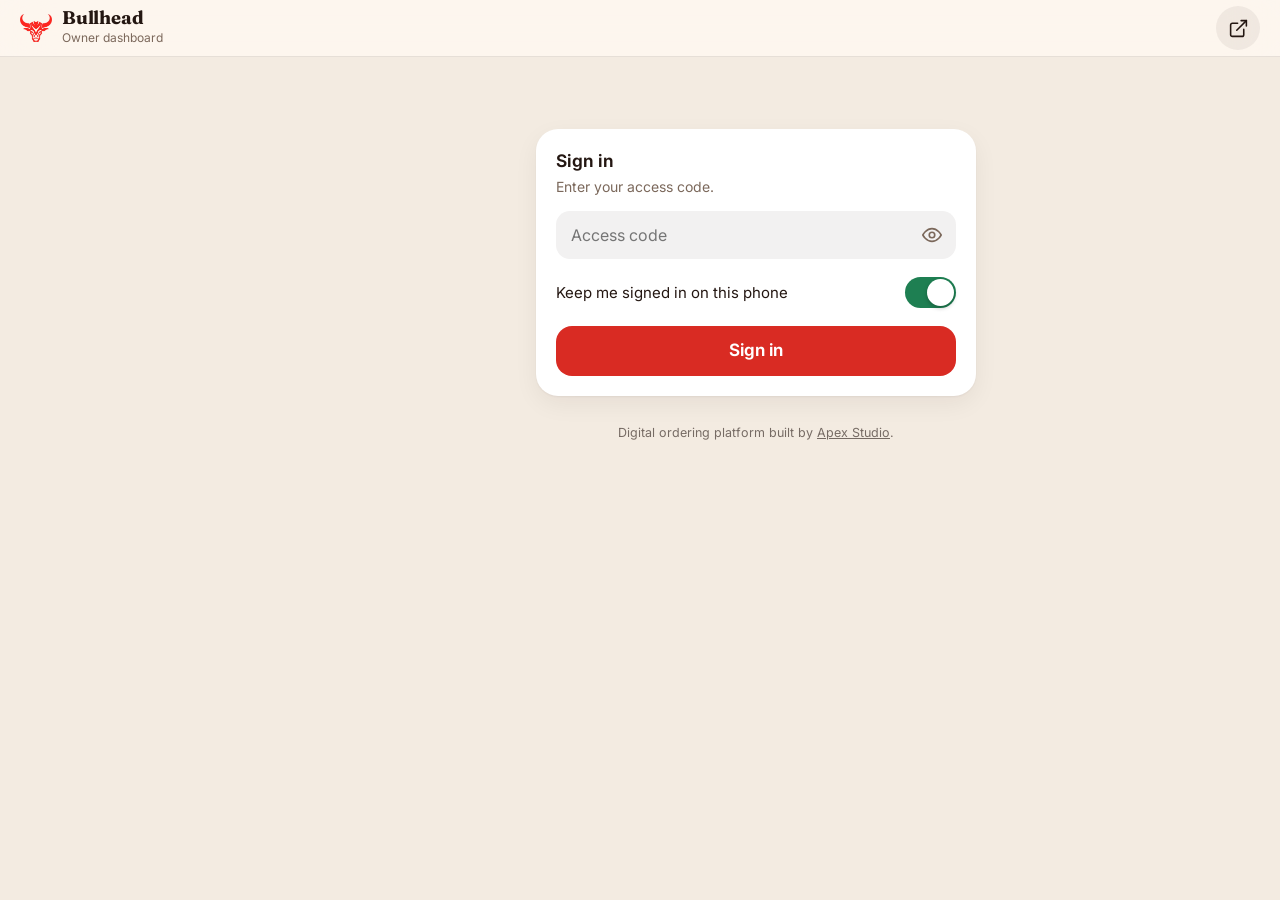
<file: bullhead-site/admin.html>
<!DOCTYPE html>
<html lang="en">
<head>
<meta charset="UTF-8">
<meta name="viewport" content="width=device-width, initial-scale=1.0, viewport-fit=cover">
<meta name="robots" content="noindex, nofollow">
<meta name="theme-color" content="#F3EBE1" media="(prefers-color-scheme: light)">
<meta name="theme-color" content="#241712" media="(prefers-color-scheme: dark)">
<title>Bullhead — Owner Dashboard</title>
<link rel="icon" type="image/png" href="assets/img/logo-mark.png">
<link rel="manifest" href="/admin.webmanifest">
<link rel="apple-touch-icon" href="/assets/img/icon-180.png">
<meta name="apple-mobile-web-app-capable" content="yes">
<meta name="mobile-web-app-capable" content="yes">
<meta name="apple-mobile-web-app-title" content="Bullhead Admin">
<meta name="apple-mobile-web-app-status-bar-style" content="default">
<link rel="preconnect" href="https://fonts.googleapis.com">
<link rel="preconnect" href="https://fonts.gstatic.com" crossorigin>
<link href="https://fonts.googleapis.com/css2?family=Fraunces:opsz,wght@9..144,600;9..144,700&family=Inter:wght@400;500;600;700&display=swap" rel="stylesheet">
<style>
:root{color-scheme:light dark;--bg:#F3EBE1;--card:#fff;--fill:rgba(36,23,18,.06);--track:rgba(120,100,90,.3);--txt:#241712;--mute:#7b685b;--line:rgba(36,23,18,.1);--acc:#D92B23;--grn:#1E7F52;--grn-on:#fff;--amb:#A5621F;--glass:rgba(255,250,244,.74);--sh:0 1px 2px rgba(36,23,18,.05),0 8px 24px rgba(36,23,18,.06);--sel:rgba(217,43,35,.09);--seg:#fff;--accT:#D92B23;--ease:cubic-bezier(.32,.72,0,1);--ui:-apple-system,BlinkMacSystemFont,"SF Pro Text",Inter,system-ui,sans-serif}
@media(prefers-color-scheme:dark){:root{--bg:#241712;--card:#2f1f18;--fill:rgba(247,239,230,.08);--track:rgba(247,239,230,.2);--txt:#F7EFE6;--mute:#b9a99a;--line:rgba(247,239,230,.12);--grn:#6FCF97;--grn-on:#06210f;--amb:#E0A15C;--glass:rgba(36,23,18,.72);--sh:none;--sel:rgba(255,110,95,.16);--seg:rgba(247,239,230,.16);--accT:#FF8577}}
*{box-sizing:border-box;-webkit-tap-highlight-color:transparent}
html{background:var(--bg)}
body{margin:0;font:16px/1.4 var(--ui);color:var(--txt);background:var(--bg);-webkit-font-smoothing:antialiased}
[hidden]{display:none!important}
button{font:inherit;color:inherit;cursor:pointer}
button:active:not(:disabled){transform:scale(.97)}
:focus-visible{outline:2px solid var(--acc);outline-offset:2px}

/* header */
header{position:sticky;top:0;z-index:30;padding-top:env(safe-area-inset-top);background:var(--glass);-webkit-backdrop-filter:blur(24px) saturate(180%);backdrop-filter:blur(24px) saturate(180%);border-bottom:1px solid var(--line)}
.hin{display:flex;align-items:center;gap:10px;height:56px;padding:0 20px}
header img{width:32px;height:auto}
.bn{margin:0;font:700 1.15rem/1 'Fraunces',serif;letter-spacing:-.01em}
header small{display:block;color:var(--mute);font-size:12px;margin-top:2px}
.ht{flex:1;min-width:0}.bn,header small{white-space:nowrap;overflow:hidden;text-overflow:ellipsis}
.hin{gap:6px}.hin img{margin-right:4px}
.bell,.hb{flex:none;width:44px;height:44px;display:grid;place-items:center;padding:0;border:0;border-radius:99px;background:var(--fill);color:var(--txt);font-size:1.1rem;line-height:1;text-decoration:none}
.hb svg{width:21px;height:21px;fill:none;stroke:currentColor;stroke-width:1.8;stroke-linecap:round;stroke-linejoin:round}
.bell.on{background:var(--acc)}
.bell:disabled{opacity:.5}
@media(max-width:400px){.hin{padding:0 12px;gap:4px}.bell,.hb{width:40px;height:40px}}

.wrap{padding:0 20px calc(120px + env(safe-area-inset-bottom))}
select option,select optgroup{background:var(--card);color:var(--txt)}
.credit{margin:28px 0 0;font-size:12.5px;text-align:center;opacity:.6}.credit a{color:inherit;text-decoration:underline}
body:has(.bar:not([hidden])) .wrap{padding-bottom:calc(200px + env(safe-area-inset-bottom))}
html{scroll-padding-bottom:210px}
#app,#gate{max-width:920px;margin:0 auto}
#lt{font:700 2.1rem/1.1 'Fraunces',serif;letter-spacing:-.02em;margin:22px 0 16px}
.sec{font-size:13px;font-weight:600;color:var(--mute);margin:22px 4px 8px}
.sub{color:var(--mute);font-size:14px;margin:0 0 14px}
.empty{color:var(--mute);font-size:15px;padding:28px 12px;text-align:center;grid-column:1/-1}
.card{background:var(--card);border-radius:22px;padding:20px;margin-bottom:16px;box-shadow:var(--sh)}
@media(prefers-color-scheme:dark){.card{border:1px solid var(--line)}}
h2{font-size:1.08rem;font-weight:650;margin:0 0 4px}

/* sign in */
#gate{margin-top:8vh;max-width:440px}
#gate .btn{margin-top:18px}

/* forms */
label.l{display:block;font-size:13px;font-weight:600;color:var(--mute);margin:20px 0 8px}
input[type=text],input[type=password],input[type=number],textarea,select{width:100%;min-height:48px;padding:12px 14px;font:inherit;font-size:16px;color:var(--txt);background:var(--fill);border:1px solid transparent;border-radius:14px}
textarea{min-height:84px;resize:vertical}
.pw{position:relative}.pw input{padding-right:52px}
.pw input::-ms-reveal,.pw input::-ms-clear{display:none}.pw input::-webkit-credentials-auto-fill-button{visibility:hidden;display:none!important;pointer-events:none;position:absolute;right:0}
.pw .eye{position:absolute;right:2px;top:2px;width:44px;height:44px;display:grid;place-items:center;padding:0;color:var(--mute);background:none;border:0}
.pw .eye svg{width:22px;height:22px}.pw .eye .off{display:none}
.pw .eye[aria-pressed=true] .on{display:none}.pw .eye[aria-pressed=true] .off{display:block}
.row{display:flex;gap:8px;flex-wrap:wrap}
.chip{min-height:40px;padding:0 16px;font-size:15px;font-weight:500;background:var(--fill);border:0;border-radius:99px}
.chip.on{background:var(--sel);color:var(--txt);font-weight:600;box-shadow:inset 0 0 0 1.5px var(--acc)}
#brView{display:flex;flex-wrap:nowrap;gap:2px;padding:3px;background:var(--fill);border-radius:14px}
#brView .chip{flex:1;min-height:38px;padding:0 8px;border-radius:11px;background:none;color:var(--mute);font-size:14px;white-space:nowrap}
#brView .chip.on{background:var(--seg);color:var(--txt);font-weight:600;box-shadow:0 1px 4px rgba(0,0,0,.18)}
.btn{width:100%;min-height:50px;padding:0 18px;font-size:17px;font-weight:650;color:#fff;background:var(--acc);border:0;border-radius:16px}
.btn:disabled{opacity:.45}
.btn.ghost{background:var(--fill);color:var(--txt)}
.link{background:none;border:0;color:var(--accT);font-size:14px;font-weight:600;padding:10px 0;min-height:44px}
.meta{display:flex;justify-content:space-between;align-items:center;margin-top:4px;font-size:13px;color:var(--mute)}
.switch{display:flex;align-items:center;gap:12px;margin-top:18px;font-size:15px;cursor:pointer}
.switch span{flex:1}.switch small{display:block;color:var(--mute);font-size:13px}
.switch input{-webkit-appearance:none;appearance:none;flex:none;order:2;width:51px;height:31px;margin:0;border-radius:99px;background:var(--track);position:relative;transition:background .25s}
.switch input::after{content:'';position:absolute;top:2px;left:2px;width:27px;height:27px;border-radius:50%;background:#fff;box-shadow:0 2px 4px rgba(0,0,0,.25);transition:transform .3s var(--ease)}
.switch input:checked{background:var(--grn)}.switch input:checked::after{transform:translateX(20px)}
.seg{display:inline-flex;padding:2px;background:var(--fill);border-radius:99px}
.seg button{background:none;border:0;color:var(--mute);min-height:32px;padding:0 14px;font-size:13px;font-weight:600;border-radius:99px}
.seg button.on{background:var(--seg);color:var(--txt);box-shadow:0 1px 3px rgba(0,0,0,.18)}
.pv{--a:#b45309;--b:#e08a1a;display:flex;align-items:center;gap:10px;padding:11px 14px;border-radius:14px;background:linear-gradient(90deg,var(--a),var(--b));color:#fff;font-size:14px;font-weight:600;overflow:hidden}
.pv .pill{flex:none;font-size:11px;font-weight:700;background:rgba(0,0,0,.28);padding:3px 9px;border-radius:99px}
.pv .t{flex:1;min-width:0;white-space:nowrap;overflow:hidden;text-overflow:ellipsis}
.pv .c{flex:none;background:#fff;color:#14532d;font-size:12px;font-weight:700;padding:4px 11px;border-radius:99px}

/* stats */
.stats{display:grid;grid-template-columns:repeat(2,1fr);gap:12px;margin-bottom:16px}
.stat{background:var(--card);border-radius:20px;padding:16px 18px;box-shadow:var(--sh)}
@media(prefers-color-scheme:dark){.stat{border:1px solid var(--line)}}
.stat.hot{grid-column:1/-1;order:-1}
.stat b{display:block;font:700 1.9rem/1 'Fraunces',serif;letter-spacing:-.02em}
.stat.hot b{font-size:2.6rem;color:var(--grn)}
.stat span{display:block;margin-top:6px;font-size:13px;color:var(--mute)}
.bar-row{margin:14px 0;font-size:15px}
.bar-row .t{display:flex;justify-content:space-between;gap:10px;margin-bottom:6px}
.bar-row .b{height:8px;border-radius:99px;background:var(--fill);overflow:hidden}
.bar-row .b i{display:block;height:100%;background:var(--acc);border-radius:99px}

/* orders */
#ordActive,#ordDone{display:grid;gap:12px}
.order{position:relative;overflow:hidden;background:var(--card);border-radius:20px;padding:16px 16px 14px 22px;box-shadow:var(--sh)}
@media(prefers-color-scheme:dark){.order{border:1px solid var(--line)}}
.order::before{content:'';position:absolute;left:0;top:0;bottom:0;width:6px;background:var(--track)}
.order.new::before{background:var(--acc)}.order.unconfirmed::before{background:var(--amb)}
.order.preparing::before{background:#C77E3F}.order.ready::before{background:var(--grn)}
.order.cancelled{opacity:.55}
.order .top{display:flex;justify-content:space-between;gap:10px;align-items:flex-start}
.order .tag.br{font-weight:800;color:#1a1008}.order .tag.br-one{background:#e0a458}.order .tag.br-two{background:#8fc5a0}
.order .tag{display:inline-block;font-size:12px;font-weight:600;padding:3px 10px;border-radius:99px;background:var(--fill);margin:0 6px 0 0}
.order .tag.way{background:var(--grn);color:var(--grn-on)}
.order .tag.unc{background:var(--amb);color:#fff}
.order .who{display:block;margin-top:8px;font-size:1.1rem;font-weight:650}
.order ul{margin:12px 0;padding-left:20px;font-size:16px}
.order li{padding:1px 0}
.order .note{font-size:14px;color:var(--amb);margin:8px 0}
.order .stale{font-size:14px;font-weight:600;color:var(--amb);margin-top:8px}
.order .reach{display:flex;flex-wrap:wrap;gap:8px;margin:12px 0 0}
.order .reach a{text-decoration:none}
.order .foot{display:flex;justify-content:space-between;align-items:center;gap:12px;margin-top:14px;flex-wrap:wrap}
.order .foot b{font:700 1.15rem 'Fraunces',serif}
.order .foot>div{flex:1;justify-content:flex-end}
.mini{display:inline-flex;align-items:center;justify-content:center;min-height:44px;padding:0 16px;font-size:14px;font-weight:600;color:var(--txt);background:var(--fill);border:0;border-radius:99px;text-decoration:none}
.mini.wa{background:#25D366;color:#06210f}
.go{min-height:44px;padding:0 22px;font-size:15px;font-weight:650;color:#fff;background:var(--acc);border:0;border-radius:99px}
.go.ready{background:var(--grn);color:var(--grn-on)}
.order.unconfirmed .go{background:#C77E3F;color:#241712}

/* updates + menu */
.item{display:flex;gap:12px;padding:14px 0;border-top:1px solid var(--line)}
.item:first-of-type{border-top:0;padding-top:4px}
.item .dot{width:10px;height:10px;border-radius:50%;margin-top:7px;flex:none}
.item .body{flex:1;min-width:0}
.item p{margin:0 0 4px;font-size:16px}
.item small{color:var(--mute);font-size:13px}
.item .acts{display:flex;flex-direction:column;gap:6px}
.mcat{font-size:13px;font-weight:600;color:var(--mute);margin:24px 0 4px}
.mrow{display:grid;grid-template-columns:1fr 100px 150px;gap:8px;align-items:center;padding:10px 0;border-top:1px solid var(--line)}
.mrow .nm{font-size:16px;line-height:1.3}.mrow .nm.sold{opacity:.55;text-decoration:line-through}
.mrow input,.mrow select{min-height:44px;padding:8px 10px;font-size:16px}
.mrow .star{width:44px;height:44px}
@media (max-width:480px){.mrow{grid-template-columns:96px 1fr}.mrow .nm{grid-column:1/-1}}
.star{width:40px;height:40px;background:none;border:0;font-size:1.3rem;color:var(--track);vertical-align:middle}
.star.on{color:#F2A33A}
.dirty-pill{display:inline-block;margin-left:8px;padding:2px 10px;border-radius:99px;background:#F2A33A;color:#2a1200;font-size:12px;font-weight:700;vertical-align:middle}
.chg{padding:12px 0;border-top:1px solid var(--line);font-size:15px}.chg:first-of-type{border-top:0}
.chg b{display:block;margin-bottom:3px}.chg .a{color:var(--mute);text-decoration:line-through}.chg .z{color:var(--grn);font-weight:600}
.signed{display:flex;align-items:center;justify-content:center;gap:8px;margin:28px 0 0;font-size:13px;color:var(--mute)}
.signed i{width:8px;height:8px;border-radius:50%;background:var(--grn)}
.signed .link{padding:0;min-height:44px}

/* floating tab bar (phone) / sidebar (desktop) */
.tabs{position:fixed;z-index:40;left:50%;transform:translateX(-50%);bottom:calc(10px + env(safe-area-inset-bottom));width:min(420px,calc(100% - 24px));display:grid;grid-template-columns:repeat(6,1fr);padding:6px;border-radius:28px;background:var(--glass);-webkit-backdrop-filter:blur(24px) saturate(180%);backdrop-filter:blur(24px) saturate(180%);border:1px solid var(--line);box-shadow:0 10px 40px rgba(0,0,0,.18)}
.tabs button,.tabs a{position:relative;text-decoration:none;display:flex;flex-direction:column;align-items:center;justify-content:center;gap:2px;min-height:54px;padding:6px 0;border:0;border-radius:22px;background:none;color:var(--mute);font-size:11px;font-weight:600;transition:background .2s,color .2s}
.tabs svg{width:24px;height:24px;fill:none;stroke:currentColor;stroke-width:1.8;stroke-linecap:round;stroke-linejoin:round}
.tabs button.on{color:var(--accT);background:var(--fill)}
.tabs .n{position:absolute;top:3px;left:calc(50% + 6px);min-width:18px;height:18px;padding:0 5px;border-radius:99px;background:var(--acc);color:#fff;font-size:11px;font-weight:700;line-height:18px;text-align:center}
.bar{position:fixed;z-index:35;left:0;right:0;bottom:calc(88px + env(safe-area-inset-bottom));padding:0 12px;pointer-events:none}
.bar>div{max-width:420px;margin:0 auto;padding:8px;border-radius:24px;pointer-events:auto;background:var(--glass);-webkit-backdrop-filter:blur(24px) saturate(180%);backdrop-filter:blur(24px) saturate(180%);border:1px solid var(--line);box-shadow:0 10px 40px rgba(0,0,0,.18)}

/* sheets + toast */
.modal{position:fixed;inset:0;z-index:60;display:flex;align-items:flex-end;justify-content:center;background:rgba(20,12,8,.45);-webkit-backdrop-filter:blur(8px);backdrop-filter:blur(8px)}
.sheet{width:100%;max-width:520px;max-height:88vh;overflow:auto;background:var(--card);border-radius:28px 28px 0 0;padding:10px 20px calc(20px + env(safe-area-inset-bottom));animation:up .4s var(--ease)}
.sheet::before{content:'';display:block;width:36px;height:5px;margin:0 auto 16px;border-radius:9px;background:var(--track)}
@keyframes up{from{transform:translateY(48px);opacity:0}}
#toast{position:fixed;z-index:80;left:50%;top:calc(64px + env(safe-area-inset-top));transform:translate(-50%,-14px) scale(.96);opacity:0;pointer-events:none;max-width:calc(100% - 32px);padding:12px 20px;border-radius:99px;background:var(--txt);color:var(--bg);font-size:15px;font-weight:600;text-align:center;transition:opacity .3s,transform .4s var(--ease)}
#toast.show{opacity:1;transform:translate(-50%,0)}
#toast.err{background:#B3261E;color:#fff}

/* orders toolbar */
.osr{margin-top:12px}.osr input{background:var(--fill)}
.fl{display:flex;gap:8px;overflow-x:auto;margin:12px -20px 0;padding:0 20px 2px;scrollbar-width:none}.fl::-webkit-scrollbar{display:none}
.fl .chip{flex:none;min-height:38px;padding:0 14px;font-size:14px}.fl .chip b{font-weight:700;margin-left:6px;color:var(--mute)}.fl .chip.on b{color:var(--accT)}
.ohd{display:flex;align-items:baseline;justify-content:space-between;gap:10px}.ohd .link{padding:0;min-height:36px;font-size:13px;font-weight:500;color:var(--mute)}
.more{margin-top:12px}
/* settings + dialogs */
.sheet{overscroll-behavior:contain}
.sh{display:flex;align-items:center;justify-content:space-between;margin-bottom:2px}.sh h2{font:700 1.6rem/1.2 'Fraunces',serif;margin:0}.sh .link{font-size:17px;font-weight:650;padding:0 4px}
.gl{font-size:13px;font-weight:600;color:var(--mute);margin:22px 4px 8px}
.grp{background:var(--fill);border-radius:16px;overflow:hidden}.grp>:first-child{border-top:0!important}
.lrow{display:flex;align-items:center;gap:12px;width:100%;min-height:52px;padding:6px 16px;font-size:16px;text-align:left;color:var(--txt);background:none;border:0;border-top:1px solid var(--line);text-decoration:none}
.lrow>span{flex:1;min-width:0}.lrow small{display:block;color:var(--mute);font-size:13px}.lrow i{font-style:normal;color:var(--mute);font-size:22px;line-height:1}
.lrow.danger{color:var(--accT);font-weight:600}.lrow:disabled{opacity:.45}
.lrow select{width:auto;max-width:52%;min-height:38px;padding:4px 10px;background:var(--card);font-size:16px}
.fld{padding:0 16px 16px;border-top:1px solid var(--line)}
.gnote{font-size:13px;color:var(--mute);margin:8px 6px 0}
.btn.danger{background:#B3261E}
.dlg{max-width:400px;margin:0 12px calc(12px + env(safe-area-inset-bottom));border-radius:28px;padding-top:24px;text-align:center}.dlg::before{display:none}
.ch{display:flex;justify-content:space-between;align-items:flex-start;gap:12px}.ch .mini{flex:none;min-height:36px}
@media(max-width:560px){.mrow{grid-template-columns:100px 1fr}.mrow .nm{grid-column:1/-1}.stat.hot b{font-size:2.3rem}}
@media(min-width:760px){#ordActive,#ordDone{grid-template-columns:repeat(2,minmax(0,1fr))}.modal{align-items:center}.sheet{border-radius:28px}}
@media(min-width:960px){
  .wrap{padding-left:264px;padding-right:32px}#app,#gate{margin-left:0}#gate{margin:8vh auto 0}
  .tabs{left:0;transform:none;top:calc(76px + env(safe-area-inset-top));bottom:auto;width:232px;grid-template-columns:1fr;padding:0 16px;gap:4px;background:none;border:0;box-shadow:none;-webkit-backdrop-filter:none;backdrop-filter:none}
  .tabs button,.tabs a{flex-direction:row;justify-content:flex-start;gap:12px;min-height:46px;padding:0 14px;font-size:15px;border-radius:14px}
  .tabs .n{position:static;margin-left:auto}
  .bar{bottom:24px;left:232px}
}
/* wide desktop (1280px and up): use the full width instead of a single 920px column */
@media(min-width:1280px){
  #app{max-width:1480px}
  /* Updates: write on the left, stats and what is live on the right */
  [data-tab="updates"]:not([hidden]){display:grid;grid-template-columns:minmax(0,1.1fr) minmax(0,1fr);column-gap:24px;grid-template-rows:auto auto 1fr;align-items:start}
  [data-tab="updates"]>.stats{grid-column:2;grid-row:1}
  [data-tab="updates"]>section:nth-of-type(1){grid-column:1;grid-row:1/span 3}
  [data-tab="updates"]>section:nth-of-type(2){grid-column:2;grid-row:2}
  [data-tab="updates"]>section:nth-of-type(3){grid-column:2;grid-row:3}
  /* Orders: the controls stay compact, the order cards fill the width */
  [data-tab="orders"]>#brView,[data-tab="orders"]>.stats,[data-tab="orders"]>.osr{max-width:920px}
  #ordActive,#ordDone{grid-template-columns:repeat(auto-fill,minmax(410px,1fr))}
  /* Menu: categories flow down two columns */
  #mList{column-count:2;column-gap:40px}
  #mList .mgroup{break-inside:avoid}
  #mList .mcat{margin-top:0;padding-top:24px}
  /* Insights: stat row across the top, then two columns of cards */
  [data-tab="insights"]:not([hidden]){display:grid;grid-template-columns:minmax(0,1fr) minmax(0,1fr);column-gap:24px;grid-template-rows:auto auto 1fr;align-items:start}
  [data-tab="insights"]>.stats{grid-column:1/-1;grid-template-columns:2fr 1fr 1fr}
  [data-tab="insights"]>.stats .stat.hot{grid-column:auto}
  [data-tab="insights"]>section:nth-of-type(1){grid-column:1;grid-row:2}
  [data-tab="insights"]>section:nth-of-type(2){grid-column:2;grid-row:2/span 2}
  [data-tab="insights"]>section:nth-of-type(3){grid-column:1;grid-row:3}
}
@media(prefers-reduced-motion:reduce){*,*::before,*::after{transition-duration:.001ms!important;animation-duration:.001ms!important}}
</style>
</head>
<body>
<header><div class="hin">
  <img src="assets/img/logo-mark.png" alt="">
  <div class="ht"><p class="bn">Bullhead</p><small>Owner dashboard</small></div>
  <button class="hb" id="installBtn" type="button" hidden title="Install app" aria-label="Install app"><svg viewBox="0 0 24 24" aria-hidden="true"><path d="M12 3v12"/><path d="m7 11 5 5 5-5"/><path d="M5 20h14"/></svg></button>
  <button class="bell" id="alertsBtn" type="button" hidden title="Order alerts" aria-label="Order alerts">🔕</button>
  <a class="hb" href="https://bullheadhotels.co.ke/" target="_blank" rel="noopener" title="View site" aria-label="View site"><svg viewBox="0 0 24 24" aria-hidden="true"><path d="M15 3h6v6"/><path d="M10 14 21 3"/><path d="M18 13v6a2 2 0 0 1-2 2H5a2 2 0 0 1-2-2V8a2 2 0 0 1 2-2h6"/></svg></a>
  <button class="hb" id="setBtn" type="button" hidden title="Settings" aria-label="Settings"><svg viewBox="0 0 24 24" aria-hidden="true"><path d="M12.22 2h-.44a2 2 0 0 0-2 2v.18a2 2 0 0 1-1 1.73l-.43.25a2 2 0 0 1-2 0l-.15-.08a2 2 0 0 0-2.73.73l-.22.38a2 2 0 0 0 .73 2.73l.15.1a2 2 0 0 1 1 1.72v.51a2 2 0 0 1-1 1.74l-.15.09a2 2 0 0 0-.73 2.73l.22.38a2 2 0 0 0 2.73.73l.15-.08a2 2 0 0 1 2 0l.43.25a2 2 0 0 1 1 1.73V20a2 2 0 0 0 2 2h.44a2 2 0 0 0 2-2v-.18a2 2 0 0 1 1-1.73l.43-.25a2 2 0 0 1 2 0l.15.08a2 2 0 0 0 2.73-.73l.22-.39a2 2 0 0 0-.73-2.73l-.15-.08a2 2 0 0 1-1-1.74v-.5a2 2 0 0 1 1-1.74l.15-.09a2 2 0 0 0 .73-2.73l-.22-.38a2 2 0 0 0-2.73-.73l-.15.08a2 2 0 0 1-2 0l-.43-.25a2 2 0 0 1-1-1.73V4a2 2 0 0 0-2-2z"/><circle cx="12" cy="12" r="3"/></svg></button>
</div></header>

<div class="wrap">
  <section class="card" id="gate">
    <h2>Sign in</h2>
    <p class="sub">Enter your access code.</p>
    <div class="pw">
      <input id="token" type="password" placeholder="Access code" aria-label="Access code" autocomplete="current-password" autocapitalize="off" spellcheck="false">
      <button class="eye" id="eye" type="button" aria-label="Show access code" aria-pressed="false">
        <svg class="on" viewBox="0 0 24 24" fill="none" stroke="currentColor" stroke-width="1.8" stroke-linecap="round" stroke-linejoin="round" aria-hidden="true"><path d="M2 12s3.6-7 10-7 10 7 10 7-3.6 7-10 7S2 12 2 12z"/><circle cx="12" cy="12" r="3"/></svg>
        <svg class="off" viewBox="0 0 24 24" fill="none" stroke="currentColor" stroke-width="1.8" stroke-linecap="round" stroke-linejoin="round" aria-hidden="true"><path d="M3 3l18 18M10.6 5.1A10.9 10.9 0 0 1 12 5c6.4 0 10 7 10 7a17 17 0 0 1-3.2 4M6.6 6.6C3.7 8.4 2 12 2 12s3.6 7 10 7c1.7 0 3.2-.4 4.5-1M9.9 9.9a3 3 0 0 0 4.2 4.2"/></svg>
      </button>
    </div>
    <label class="switch"><span>Keep me signed in on this phone</span><input type="checkbox" id="remember" checked></label>
    <button class="btn" id="loginBtn">Sign in</button>
  </section>

  <main id="app" hidden>
    <h1 id="lt">Orders</h1>

    <nav class="tabs" id="tabs" aria-label="Sections">
      <button type="button" data-t="orders"><svg viewBox="0 0 24 24" aria-hidden="true"><path d="M6 3h12v18l-3-2-3 2-3-2-3 2z"/><path d="M9 8h6M9 12h6"/></svg>Orders<span class="n" id="newN" hidden>0</span></button>
      <button type="button" data-t="updates"><svg viewBox="0 0 24 24" aria-hidden="true"><path d="M3 11v2a1 1 0 0 0 1 1h2l5 4V6L6 10H4a1 1 0 0 0-1 1z"/><path d="M15 9a4 4 0 0 1 0 6M18 6.5a8 8 0 0 1 0 11"/></svg>Updates</button>
      <button type="button" data-t="menu"><svg viewBox="0 0 24 24" aria-hidden="true"><path d="M7 3v8M5 3v5a2 2 0 0 0 4 0V3M7 11v10M17 21V3c-2 1.5-3 4-3 7v3h3"/></svg>Menu</button>
      <button type="button" data-t="insights"><svg viewBox="0 0 24 24" aria-hidden="true"><path d="M4 20V10M10 20V4M16 20v-7M22 20H2"/></svg>Insights</button>
      <a class="tl" id="tabTools" href="/tools"><svg viewBox="0 0 24 24" aria-hidden="true"><path d="M14.7 6.3a4 4 0 0 0-5.4 5.4L3 18v3h3l6.3-6.3a4 4 0 0 0 5.4-5.4l-2.5 2.5-2.4-.6-.6-2.4z"/></svg>Tools</a>
      <a class="tl" id="tabQr" href="/qr"><svg viewBox="0 0 24 24" aria-hidden="true"><path d="M4 4h6v6H4zM14 4h6v6h-6zM4 14h6v6H4zM14 14h2v2h-2zM18 14h2v2h-2zM14 18h2v2h-2zM18 18h2v2h-2z"/></svg>QR</a>
    </nav>

    <div data-tab="orders">
      <div class="row" id="brView" role="group" aria-label="Show orders for"></div>
      <div class="stats" style="margin:14px 0 0"><div class="stat"><b id="oToday">0</b><span>orders today</span></div><div class="stat"><b id="oSales">0</b><span>KES sales today</span></div></div>
      <div class="osr"><input type="text" id="oSearch" inputmode="search" enterkeyhint="search" placeholder="Search name, #code, phone or dish" aria-label="Search orders" autocomplete="off"></div>
      <div class="fl" id="oFilter" role="group" aria-label="Filter orders"></div>
      <div class="ohd"><h2 class="sec">Incoming</h2><button class="link" id="oUpd" type="button">Updating…</button></div>
      <div id="ordActive"><p class="empty">Loading…</p></div>
      <h2 class="sec" id="doneH">Done</h2>
      <div id="ordDone"></div>
      <button class="btn ghost more" id="doneMore" type="button" hidden></button>
    </div>

    <div data-tab="menu" hidden>
      <section class="card">
        <label class="l" style="margin-top:0">Editing the board for</label>
        <div class="row" id="mscope"></div>
        <p class="sub" style="margin:10px 0 16px">All sites saves this board to every site (it replaces each site's own board). Main site, Branch 1 or Branch 2 changes only that one. Nothing goes live until you review and save. Tap ★ to make an item today's special.</p>
        <div style="display:flex;gap:8px"><input type="text" id="mSearch" placeholder="Search the menu" aria-label="Search the menu"><button class="btn" id="addItemBtn" type="button" style="width:auto;white-space:nowrap;font-size:16px">Add item</button></div>
        <div id="mList" style="margin-top:6px"></div>
      </section>
    </div>

    <div data-tab="insights" hidden>
      <div class="stats">
        <div class="stat"><b id="iOrders">0</b><span>confirmed orders · 7 days</span></div>
        <div class="stat hot"><b id="iSales">0</b><span>KES from completed orders · 7 days</span></div>
        <div class="stat"><b id="iWay">0</b><span>“On my way” orders</span></div>
      </div>
      <section class="card"><h2>By counter</h2><div id="iBranch"><p class="empty">No orders yet.</p></div></section>
      <section class="card"><h2>Most ordered this week</h2><div id="iTop"><p class="empty">No orders yet.</p></div></section>
      <section class="card"><h2>Busiest time</h2><div id="iHours"><p class="empty">No orders yet.</p></div><p class="sub" style="margin:12px 0 0">Based on website orders, Nairobi time.</p></section>
    </div>

    <div data-tab="updates" hidden>
      <div class="stats">
        <div class="stat"><b id="sLive">0</b><span>live now</span></div>
        <div class="stat hot"><b id="sTaps7">0</b><span>WhatsApp taps · 7 days</span></div>
        <div class="stat"><b id="sTapsAll">0</b><span>taps · all time</span></div>
      </div>
      <section class="card">
        <h2>New update</h2>
        <p class="sub">Appears on every page of the site within about 30 seconds.</p>
        <label class="l">Start from a template</label><div class="row" id="tpls"></div>
        <label class="l" for="text">Message</label>
        <textarea id="text" maxlength="140" placeholder="e.g. Fresh tilapia in today"></textarea>
        <div class="meta"><span>Short and clear works best</span><span id="charCount">0 / 140</span></div>
        <label class="l" for="textSw">Swahili version, shown when a visitor taps SW. Empty shows English</label>
        <textarea id="textSw" maxlength="140" placeholder="Toleo la Kiswahili…"></textarea>
        <div class="meta"><button class="link" id="trBtn" type="button">🌍 Draft it for me</button><span id="charSw">0 / 140</span></div>
        <label class="l">Type</label><div class="row" id="types"></div>
        <label class="l">Stay live for</label><div class="row" id="durs"></div>
        <label class="l">Show on</label><div class="row" id="ubr"></div>
        <label class="switch"><span>“Order on WhatsApp” button<small>Turns readers into orders</small></span><input type="checkbox" id="cta" checked></label>
        <label class="l" style="display:flex;justify-content:space-between;align-items:center">Preview
          <span class="seg" id="pvLang"><button type="button" data-l="en" class="on">EN</button><button type="button" data-l="sw">SW</button></span></label>
        <div class="pv" id="pv"><span class="pill" id="pvPill">Special</span><span class="t" id="pvText">Your message appears here…</span><span class="c" id="pvCta">Order on WhatsApp</span></div>
      </section>
      <section class="card"><h2>Live now</h2><div id="list"><p class="empty">Loading…</p></div></section>
      <section class="card"><div class="ch"><div><h2>Past updates</h2><p class="sub" style="margin:0">Tap Repost to bring one back.</p></div><button class="mini" id="clearPast" type="button" hidden>Clear all</button></div><div id="past" style="margin-top:10px"></div></section>
    </div>

    <div class="signed"><i></i> Signed in <button class="link" id="logout">Sign out</button></div>
  </main>
  <p class="credit">Digital ordering platform built by <a href="https://wa.me/254789077483?text=Hi%20Apex%20Studio%2C%20I%27m%20using%20the%20Bullhead%20dashboard%20and%20need%20help." target="_blank" rel="noopener">Apex Studio</a>.</p>
</div>

<div class="bar" id="menuBar" hidden><div style="display:flex;gap:8px"><button class="btn ghost" id="mDiscard" type="button" style="flex:1">Discard</button><button class="btn" id="mReview" type="button" style="flex:2">Review &amp; save</button></div></div>
<div class="bar" id="postBar" hidden><div><button class="btn" id="postBtn" type="button">Post to website</button></div></div>
<div class="modal" id="addModal" hidden><div class="sheet"><h2>Add a menu item</h2><p class="sub">It appears on the public menu after you review and save.</p>
  <label class="l" for="aName">Item name</label><input type="text" id="aName" maxlength="60" placeholder="e.g. Fried tilapia">
  <label class="l" for="aCat">Category</label><select id="aCat"></select>
  <input type="text" id="aNewCat" maxlength="40" placeholder="New category name" aria-label="New category name" style="margin-top:8px" hidden>
  <label class="l" for="aPrice">Price in KES, optional. Empty shows “Ask staff”</label><input type="text" id="aPrice" inputmode="numeric" placeholder="e.g. 250">
  <label class="l">Sold</label><div class="row" id="aUnit"></div>
  <div style="display:flex;gap:8px;margin-top:22px"><button class="btn ghost" id="aCancel" type="button" style="flex:1">Cancel</button><button class="btn" id="aOk" type="button" style="flex:2">Add to menu</button></div></div></div>
<div class="modal" id="modal" hidden><div class="sheet"><h2>Review your changes</h2><p class="sub" id="mSub"></p><div id="mDiff"></div><div style="display:flex;gap:8px;margin-top:18px"><button class="btn ghost" id="mBack" type="button" style="flex:1">Keep editing</button><button class="btn" id="mSave" type="button" style="flex:2">Save &amp; publish</button></div></div></div>
<div class="modal" id="setModal" hidden><div class="sheet" role="dialog" aria-modal="true" aria-labelledby="setT">
  <div class="sh"><h2 id="setT">Settings</h2><button class="link" id="setDone" type="button">Done</button></div>
  <div id="setAcct"><p class="gl">Account</p><div class="grp">
    <button class="lrow" id="pwOpen" type="button"><span>Change access code</span><i>›</i></button>
    <div class="fld" id="pwForm" hidden>
      <label class="l" for="pwCur" style="margin-top:14px">Current code</label><input type="password" id="pwCur" autocomplete="current-password" autocapitalize="off" spellcheck="false">
      <label class="l" for="pwNew">New code (8 or more characters)</label><input type="password" id="pwNew" autocomplete="new-password" autocapitalize="off" spellcheck="false">
      <label class="l" for="pwNew2">Type the new code again</label><input type="password" id="pwNew2" autocomplete="new-password" autocapitalize="off" spellcheck="false">
      <label class="switch"><span>Show codes</span><input type="checkbox" id="pwShow"></label>
      <p class="gnote" style="margin:12px 0 0">Phones signed in with the old code are signed out. Staff codes are not affected.</p>
      <button class="btn" id="pwSave" type="button" style="margin-top:14px">Save new code</button>
    </div></div></div>
  <p class="gl">This phone</p><div class="grp"><label class="lrow"><span>New-order chime<small>Plays while the dashboard is open</small></span><input type="checkbox" id="soundSw" checked style="width:20px;height:20px;accent-color:#1E7F52"></label></div>
  <div id="setNotif" hidden><p class="gl">Order alerts</p><div class="grp">
    <label class="lrow"><span>Alerts for<small>Which branch's orders buzz this phone</small></span><select id="alertBr" aria-label="Alerts for"><option value="">All branches</option><option value="one">Bullhead One</option><option value="two">Bullhead Two</option></select></label>
    <button class="lrow" id="testAlert" type="button" disabled><span>Send a test alert</span></button></div>
    <p class="gnote">Turn alerts on or off with the bell at the top.</p></div>
  <div id="setOwner"><p class="gl">Website</p><div class="grp">
    <button class="lrow" id="clearPastRow" type="button" disabled><span>Clear past updates<small id="clearPastN">Nothing to clear</small></span><i>›</i></button>
    <a class="lrow" href="/tools" target="_blank" rel="noopener"><span>Staff logins, photos &amp; daily summary</span><i>›</i></a>
    <a class="lrow" href="/qr" target="_blank" rel="noopener"><span>Table QR posters</span><i>›</i></a></div></div>
  <div class="grp" style="margin-top:22px"><button class="lrow danger" id="signOutRow" type="button"><span>Sign out</span></button></div>
</div></div>
<div class="modal" id="dlg" hidden style="z-index:70"><div class="sheet dlg" role="alertdialog" aria-modal="true" aria-labelledby="dlgT"><h2 id="dlgT"></h2><p class="sub" id="dlgM" style="margin-top:8px"></p>
  <div style="display:flex;gap:8px;margin-top:18px"><button class="btn ghost" id="dlgNo" type="button" style="flex:1">Cancel</button><button class="btn danger" id="dlgYes" type="button" style="flex:1">OK</button></div></div></div>
<div id="toast" role="status"></div>

<script src="js/safe-storage.js"></script>
<script src="js/menu-data.js"></script>
<script src="js/order-utils.js"></script>
<script src="js/admin-page.js"></script>
<script src="js/admin-extras.js"></script>
</body>
</html>
</file>
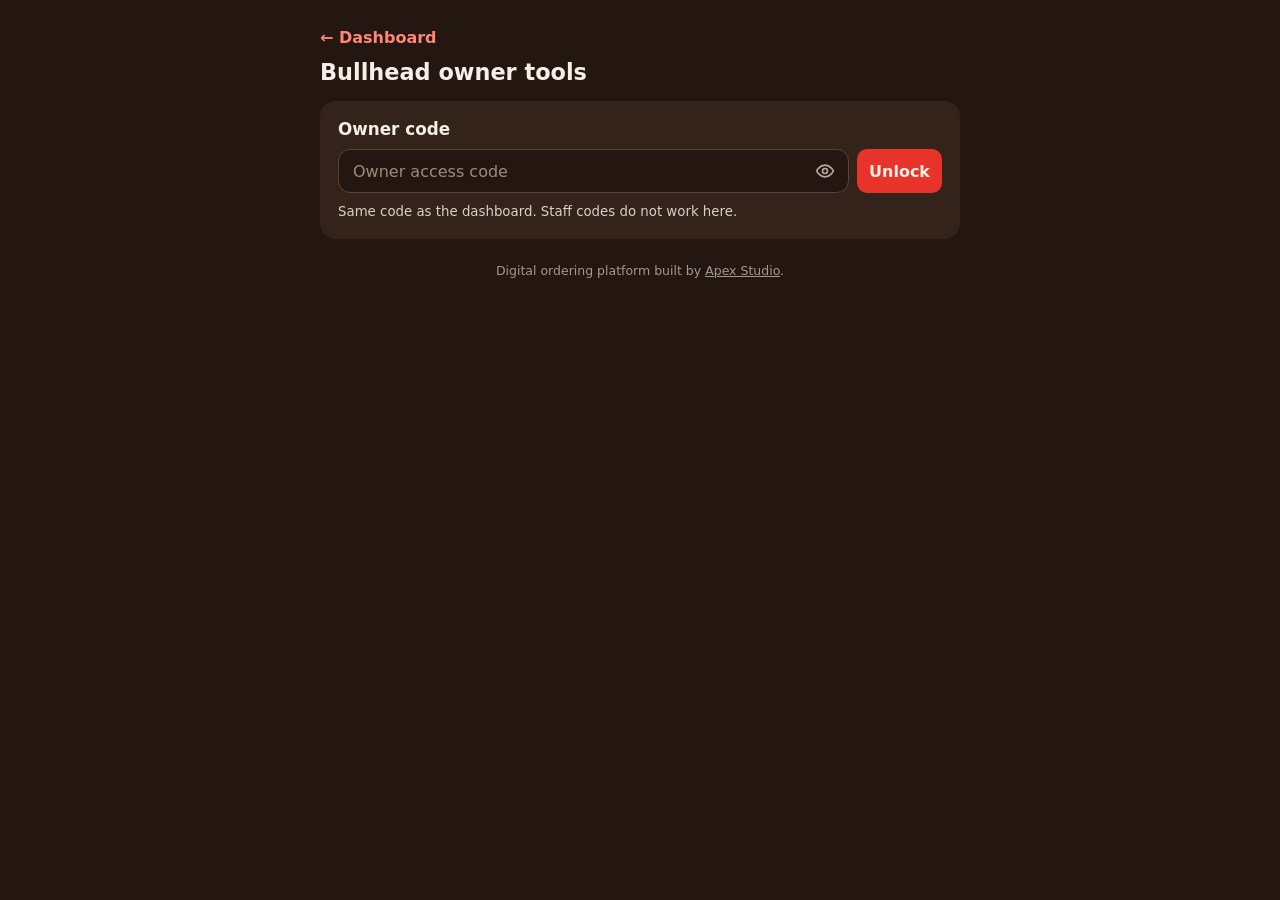
<file: bullhead-site/tools.html>
<!doctype html><html lang="en"><head><meta charset="utf-8"><meta name="viewport" content="width=device-width,initial-scale=1"><meta name="robots" content="noindex">
<title>Owner tools | Bullhead</title>
<style>
body{margin:0;font-family:Inter,system-ui,sans-serif;background:#241712;color:#f6efe6;padding:20px}main{max-width:640px;margin:0 auto}
h1{font-size:1.4rem}h2{font-size:1.05rem;margin:0 0 10px}section{background:#33231b;border-radius:16px;padding:18px;margin:16px 0}
input,button{font:inherit;padding:10px 12px;border-radius:10px;border:1px solid #5a4236;background:#241712;color:inherit}button{background:#e8332b;border:0;font-weight:600;cursor:pointer}
button.g{background:#3a2c24;border:1px solid #5a4236}pre{white-space:pre-wrap;background:#241712;padding:12px;border-radius:10px;font:inherit}
.row{display:flex;gap:8px;flex-wrap:wrap;align-items:center;margin:8px 0}.grid{display:grid;grid-template-columns:repeat(auto-fill,minmax(170px,1fr));gap:10px}
.grid img{width:100%;aspect-ratio:1;object-fit:cover;border-radius:10px}[hidden]{display:none!important}input[type=file]{max-width:100%}small{opacity:.7}.pc{background:#241712;border-radius:12px;padding:8px;position:relative}.pc .pcap{width:100%;box-sizing:border-box;margin:6px 0}.pc .row{margin:4px 0}.pc button{padding:6px 10px;font-size:.85rem}.tag{position:absolute;top:14px;left:14px;font-size:.7rem;font-weight:700;padding:3px 8px;border-radius:99px}.tag.live{background:#2e9e5b}.tag.draft{background:#c98a1b}a{color:#f6efe6}

:root{color-scheme:dark}
select option,select optgroup{background:#33231b;color:#f6efe6}
input,select,button{min-height:44px;font-size:16px}
input,select{padding:10px 14px;border-radius:12px}
select{-webkit-appearance:none;appearance:none;padding-right:38px;background:#241712 url("data:image/svg+xml,%3Csvg xmlns='http://www.w3.org/2000/svg' viewBox='0 0 12 8'%3E%3Cpath d='M1 1l5 5 5-5' fill='none' stroke='%23b9a99a' stroke-width='1.6' stroke-linecap='round'/%3E%3C/svg%3E") no-repeat right 14px center/12px}
.row>input,.row>select{flex:1 1 170px;min-width:0}.row>input[type=date]{flex:1 1 160px}
input::placeholder{color:#b9a99a;opacity:.8}
input[type=file]{padding:6px;color:#b9a99a}
input[type=file]::file-selector-button{font:inherit;font-weight:600;margin-right:12px;padding:8px 14px;border:0;border-radius:99px;background:#3a2c24;color:#f6efe6;cursor:pointer}
input:focus-visible,select:focus-visible,button:focus-visible{outline:2px solid #ff8577;outline-offset:2px}
small{opacity:.85;line-height:1.45}
@media(max-width:480px){.row>button{flex:1 1 100%}}

/* Header layout & Password Toggle Wrapper */
.header-row{display:flex;justify-content:space-between;align-items:center}
.pw-wrap{position:relative;flex:1 1 170px;display:flex;align-items:center}
.pw-wrap input{width:100%;padding-right:42px;box-sizing:border-box}
.pw-toggle{position:absolute;right:10px;background:none;border:none;min-height:auto;padding:4px;cursor:pointer;display:flex;align-items:center;justify-content:center;color:#b9a99a}
.pw-toggle:hover{color:#f6efe6}
.pw-toggle svg{width:20px;height:20px;fill:none;stroke:currentColor;stroke-width:2;stroke-linecap:round;stroke-linejoin:round}
</style></head><body><main>
<div class="header-row">
  <div><a href="/" style="color:#ff8577;text-decoration:none;font-weight:600;display:inline-block;padding:8px 0">&larr; Dashboard</a><h1 style="margin:4px 0 0">Bullhead owner tools</h1></div>
  <button id="logout" class="g" hidden>Sign out</button>
</div>

<section id="login">
  <h2>Owner code</h2>
  <div class="row">
    <div class="pw-wrap">
      <input id="tok" type="password" placeholder="Owner access code" aria-label="Owner access code" autocomplete="current-password">
      <button type="button" id="toggleTok" class="pw-toggle" aria-label="Toggle password visibility">
        <svg id="eyeIcon" viewBox="0 0 24 24">
          <path d="M2 12s3-7 10-7 10 7 10 7-3 7-10 7-10-7-10-7Z"/>
          <circle cx="12" cy="12" r="3"/>
        </svg>
      </button>
    </div>
    <button id="go">Unlock</button>
  </div>
  <small>Same code as the dashboard. Staff codes do not work here.</small>
</section>

<div id="app" hidden>
<section><h2>📊 Daily summary</h2><div class="row"><input type="date" id="day" aria-label="Date"><select id="sumBr" aria-label="Branch"><option value="">Both branches</option><option value="one">Bullhead One</option><option value="two">Bullhead Two</option></select><button id="sum">Load</button></div><pre id="sumText" hidden></pre>
<div class="row" id="sumBtns" hidden><button id="copy" class="g">Copy</button><a id="wa" target="_blank" rel="noopener"><button type="button">Send on WhatsApp</button></a></div></section>
<section><h2>👥 Staff logins</h2><div class="row"><input id="sname" placeholder="Staff name" aria-label="Staff name"><select id="sbr" aria-label="Branch for this login"><option value="" selected disabled>Which branch?</option><option value="one">Bullhead One</option><option value="two">Bullhead Two</option><option value="all">Both (manager)</option></select><button id="sadd">Create login</button></div>
<p id="newCode" hidden></p><div id="slist"></div><small>Staff enter their code on the dashboard. A branch login sees only that branch's orders (and orders where the customer picked "either"), can confirm them and mark them preparing, ready, done or cancelled, and gets that branch's phone alerts. Nothing else.</small></section>
<section><h2>📷 Photos</h2><p><small>New photos are saved as <b>drafts</b>. Fix the caption, rotate if needed, then press Publish. Only published photos show on <a href="/gallery" target="_blank">/gallery</a>.</small></p>
<div class="row"><input id="cap" placeholder="Caption for new photos (optional)" aria-label="Caption for new photos"><input type="file" id="file" aria-label="Choose photos" accept="image/*" multiple></div><small id="pmsg"></small><div class="row"><button id="thbtn" class="g" hidden>Make small thumbnails for older photos (faster gallery)</button></div><div class="grid" id="plist"></div></section>
</div>
<p style="margin:24px 0 8px;font-size:12.5px;text-align:center;opacity:.6">Digital ordering platform built by <a href="https://apex-studios-8xq.pages.dev/" target="_blank" rel="noopener" style="color:inherit;text-decoration:underline">Apex Studio</a>.</p></main>
<script src="js/safe-storage.js"></script>
<script src="js/tools-page.js"></script></body></html>
</file>
